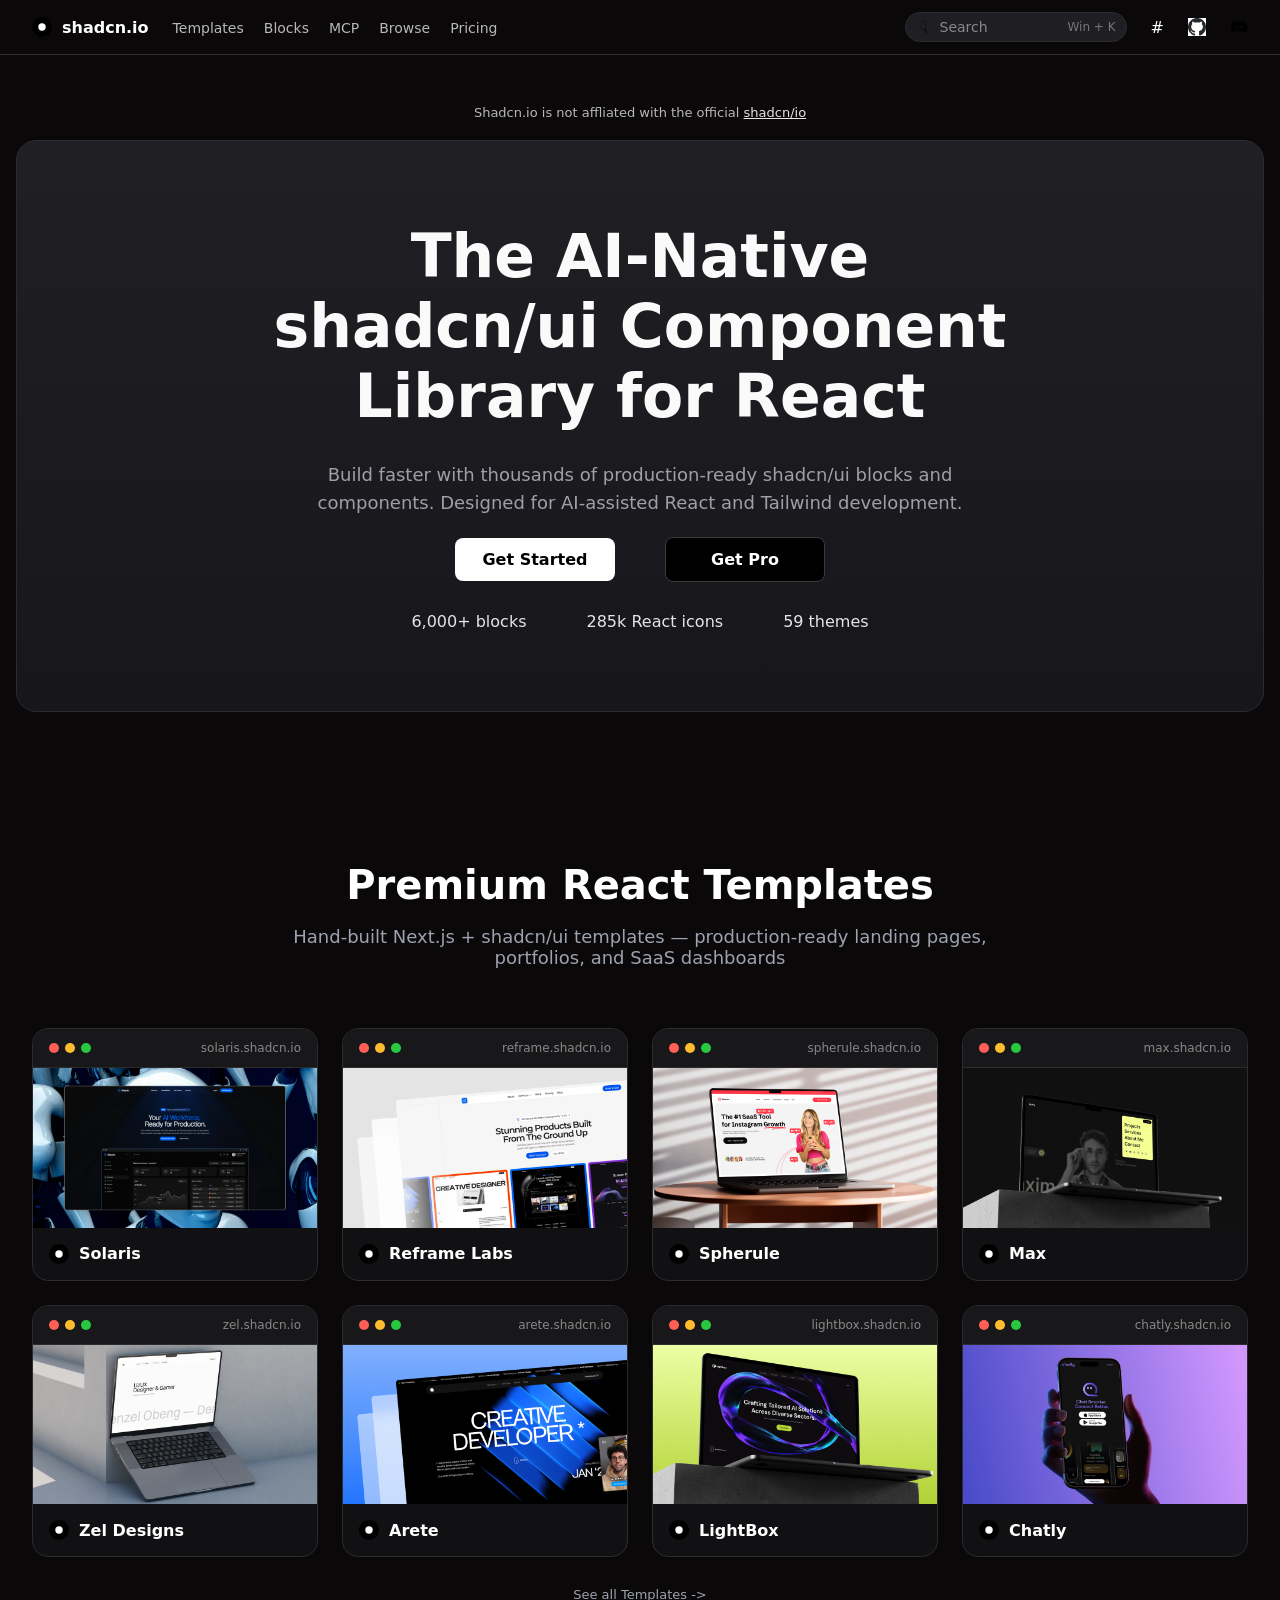
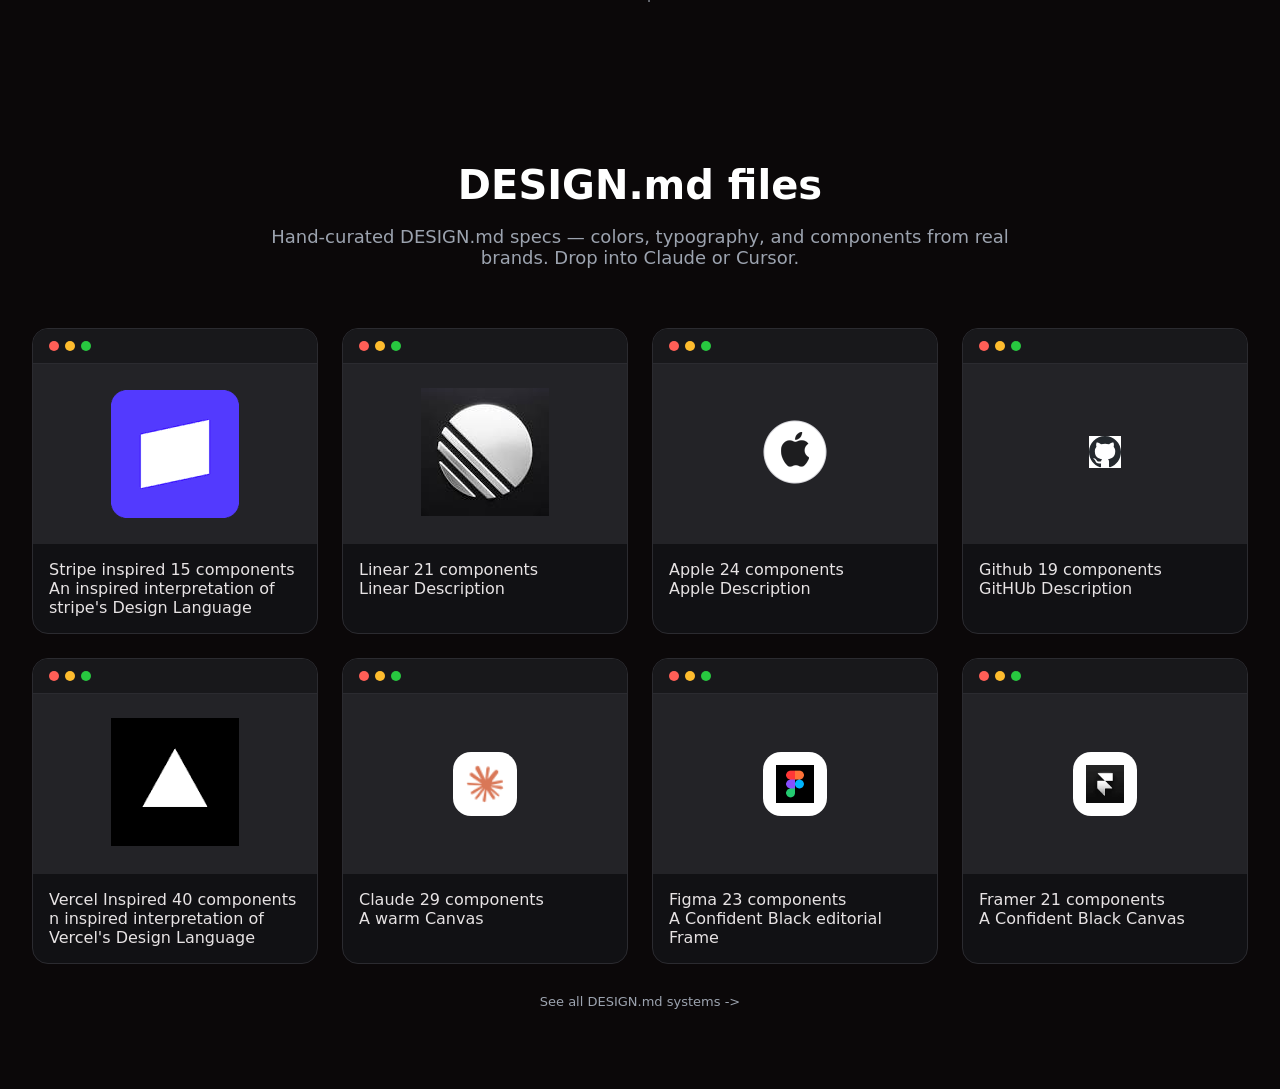
<file: Shadcn/index.html>
<!DOCTYPE html>
<html lang="en">
<head>
    <meta charset="UTF-8">
    <meta name="viewport" content="width=device-width, initial-scale=1.0">
    <title>The AI-Native shadcn</title>

    <link rel="stylesheet" href="styles.css">
    <link rel="icon" href="assets/shadcn-logo.svg" type="image/svg+xml">
</head>
<body>

    <header class="nav-bar">
        <nav class="nav-container">

            <div class="nav-left">

                <a href="https://www.shadcn.com" target="_blank" class="brand">
                    <img src="assets/shadcn-logo.svg" alt="shadcn logo">
                    <span>shadcn.io</span>
                </a>

                <ul class="nav-menu">
                    <li><a href="#" target="_blank">Templates</a></li>
                    <li><a href="#" target="_blank">Blocks</a></li>
                    <li><a href="#" target="_blank">MCP</a></li>
                    <li><a href="#" target="_blank">Browse</a></li>
                    <li><a href="#" target="_blank">Pricing</a></li>
                </ul>

            </div>

            <div class="nav-right">

                <div class="search-box">

                    <label for="search" class="visually-hidden">
                        Search
                    </label>

                    <img
                        src="assets/search.png"
                        alt=""
                        class="search-icon"
                    >

                    <input
                        id="search"
                        type="text"
                        placeholder="Search"
                    >

                    <kbd class="shortcut">Win + K</kbd>

                </div>

                <button
                    type="button"
                    class="theme-toggle"
                    aria-label="Toggle theme">
                    #
                </button>

                <a href="#" target="_blank" aria-label="GitHub">
                    <img src="assets/github2.png" alt="GitHub">
                </a>

                <a href="#" target="_blank" aria-label="Discord">
                    <img src="assets/discord.png" alt="Discord">
                </a>

            </div>

        </nav>
    </header>

    <div class="disclaimer">
        <p>Shadcn.io is not affliated with the official <a class="nav-bar-footer-link" target="_blank" href="https://www.shadcn.com">shadcn/io</a></p>
    </div>

    <section class="hero-section">
        <div class="hero-box">
            <div class="hero-content">
                <h1 class="hero-title">
                    The AI-Native <br>
                    shadcn/ui Component <br>
                    Library for React
                </h1>
                <p class="hero-description">
                    Build faster with thousands of production-ready shadcn/ui
                    blocks and <br>
                    components. Designed for AI-assisted React and
                    Tailwind development.
                </p>
            </div>
            <nav class="hero-actions">
                <button class="btn btn-primary">
                    Get Started
                </button>
                <button class="btn btn-secondary">
                    Get Pro
                </button>
            </nav>
            <div class="hero-stats">
                <div class="stat">
                    <span class="stat-number">6,000+</span>
                    <span class="stat-text">blocks</span>
                </div>
                <div class="stat">
                    <span class="stat-number">285k</span>
                    <span class="stat-text">React icons</span>
                </div>
                <div class="stat">
                    <span class="stat-number">59</span>
                    <span class="stat-text">themes</span>
                </div>
            </div>
        </div>
    </section>


    <section class="template">
        <div class="template-text">
            <div class="template-header">
                <p>Premium React Templates</p>
            </div>
            <div class="template-description">
                <p>Hand-built Next.js + shadcn/ui templates — production-ready landing pages, portfolios, and SaaS dashboards</p>
            </div>
            <div class="template-grid">
                <!--------------Solaris------------------->
                <div class="template-card">
                    <div class="browser-bar">
                        <div class="browser-controls">
                            <span class="red"></span>
                            <span class="yellow"></span>
                            <span class="green"></span>
                        </div>
                        <span class="browser-url">
                            solaris.shadcn.io
                        </span>
                    </div>
                    <div class="template-preview">
                        <img src="assets/solaris-grid.webp" type="image/webp" alt="Solaris Preview">
                    </div>
                    <div class="template-footer">
                        <img src="assets/shadcn-logo.svg" type="image/svg+xml" alt="Shadcn logo" class="template-logo">
                        <span class="template-name">Solaris</span>
                    </div>
                </div>
                <!----------------------------------------->
                <div class="template-card">
                    <div class="browser-bar">
                        <div class="browser-controls">
                            <span class="red"></span>
                            <span class="yellow"></span>
                            <span class="green"></span>
                        </div>
                        <span class="browser-url">
                            reframe.shadcn.io
                        </span>
                    </div>
                    <div class="template-preview">
                        <img src="assets/reframe-grid.webp" type="image/webp" alt="Reframe Preview">
                    </div>
                    <div class="template-footer">
                        <img src="assets/shadcn-logo.svg" type="image/svg+xml" alt="Shadcn logo" class="template-logo">
                        <span class="template-name">Reframe Labs</span>
                    </div>
                </div>
                <!---------------------Spherule-------------------------->
                <div class="template-card">
                    <div class="browser-bar">
                        <div class="browser-controls">
                            <span class="red"></span>
                            <span class="yellow"></span>
                            <span class="green"></span>
                        </div>
                        <span class="browser-url">
                            spherule.shadcn.io
                        </span>
                    </div>
                    <div class="template-preview">
                        <img src="assets/spherule-grid.png" type="image/png" alt="Spherule Preview">
                    </div>
                    <div class="template-footer">
                        <img src="assets/shadcn-logo.svg" type="image/svg+xml" alt="Shadcn logo" class="template-logo">
                        <span class="template-name">Spherule</span>
                    </div>
                </div>
                <!----------------------------Max----------------------------->
                <div class="template-card">
                    <div class="browser-bar">
                        <div class="browser-controls">
                            <span class="red"></span>
                            <span class="yellow"></span>
                            <span class="green"></span>
                        </div>
                        <span class="browser-url">
                            max.shadcn.io
                        </span>
                    </div>
                    <div class="template-preview">
                        <img src="assets/max-grid.png" type="image/png" alt="Max Preview">
                    </div>
                    <div class="template-footer">
                        <img src="assets/shadcn-logo.svg" type="image/svg+xml" alt="Shadcn logo" class="template-logo">
                        <span class="template-name">Max</span>
                    </div>
                </div>
                <!------------------------------Zel Designs------------------------------>
                <div class="template-card">
                    <div class="browser-bar">
                        <div class="browser-controls">
                            <span class="red"></span>
                            <span class="yellow"></span>
                            <span class="green"></span>
                        </div>
                        <span class="browser-url">
                            zel.shadcn.io
                        </span>
                    </div>
                    <div class="template-preview">
                        <img src="assets/zel-grid.png" type="image/png" alt="Zel Preview">
                    </div>
                    <div class="template-footer">
                        <img src="assets/shadcn-logo.svg" type="image/svg+xml" alt="Shadcn logo" class="template-logo">
                        <span class="template-name">Zel Designs</span>
                    </div>
                </div>
                <!--------------------------------Arete----------------------------------------->
                <div class="template-card">
                    <div class="browser-bar">
                        <div class="browser-controls">
                            <span class="red"></span>
                            <span class="yellow"></span>
                            <span class="green"></span>
                        </div>
                        <span class="browser-url">
                            arete.shadcn.io
                        </span>
                    </div>
                    <div class="template-preview">
                        <img src="assets/arete-grid.png" type="image/png" alt="Arete Preview">
                    </div>
                    <div class="template-footer">
                        <img src="assets/shadcn-logo.svg" type="image/svg+xml" alt="Shadcn logo" class="template-logo">
                        <span class="template-name">Arete</span>
                    </div>
                </div>
                <!---------------------------------LightBox------------------------------------------->
                <div class="template-card">
                    <div class="browser-bar">
                        <div class="browser-controls">
                            <span class="red"></span>
                            <span class="yellow"></span>
                            <span class="green"></span>
                        </div>
                        <span class="browser-url">
                            lightbox.shadcn.io
                        </span>
                    </div>
                    <div class="template-preview">
                        <img src="assets/lightbox-grid.png" type="image/png" alt="Lightbox Preview">
                    </div>
                    <div class="template-footer">
                        <img src="assets/shadcn-logo.svg" type="image/svg+xml" alt="Shadcn logo" class="template-logo">
                        <span class="template-name">LightBox</span>
                    </div>
                </div>
                <!----------------------------------------Chatly------------------------------------------->
                <div class="template-card">
                    <div class="browser-bar">
                        <div class="browser-controls">
                            <span class="red"></span>
                            <span class="yellow"></span>
                            <span class="green"></span>
                        </div>
                        <span class="browser-url">
                            chatly.shadcn.io
                        </span>
                    </div>
                    <div class="template-preview">
                        <img src="assets/chatly-grid.png" type="image/png" alt="Solaris Preview">
                    </div>
                    <div class="template-footer">
                        <img src="assets/shadcn-logo.svg" type="image/svg+xml" alt="Shadcn logo" class="template-logo">
                        <span class="template-name">Chatly</span>
                    </div>
                </div>
            </div>
            <div class="footer-link">
                <a target="_blank" href="#">See all Templates -></a>
            </div>
        </div>
    </section>

    <!---------------------------------------------------------Second Template Grid---------------------------------------------------------------------------------->

    <section class="template">
        <div class="template-text">
            <div class="template-header">
                <p>DESIGN.md files</p>
            </div>
            <div class="template-description">
                <p>Hand-curated DESIGN.md specs — colors, typography, and components from real brands. Drop into Claude or Cursor.</p>
            </div>
            <div class="template-grid">
                <!--------------Stripe------------------->
                <div class="template-card">
                    <div class="browser-bar">
                        <div class="browser-controls">
                            <span class="red"></span>
                            <span class="yellow"></span>
                            <span class="green"></span>
                        </div>
                    </div>
                    <div class="template-preview-logo">
                        <img src="assets/stripe.png" type="image/png" alt="Stripe logo">
                    </div>
                    <div class="template-footer">
                        <div class="template-footer-text">
                            <div class="template-footer-text-title">
                                <span>Stripe inspired</span>
                                <span>15 components</span>
                            </div>
                            <div class="template-footer-text-description">
                                <p>An inspired interpretation of stripe's Design Language</p>
                            </div>
                        </div>
                    </div>
                </div>
                <!----------------------Linear------------------->
                <div class="template-card">
                    <div class="browser-bar">
                        <div class="browser-controls">
                            <span class="red"></span>
                            <span class="yellow"></span>
                            <span class="green"></span>
                        </div>
                    </div>
                    <div class="template-preview-logo">
                        <div class="logo container">
                            <img src="assets/linear.png" type="image/png" alt="Linear logo">
                        </div>  
                    </div>
                    <div class="template-footer">
                        <div class="template-footer-text">
                            <div class="template-footer-text-title">
                                <span>Linear</span>
                                <span>21 components</span>
                            </div>
                            <div class="template-footer-text-description">
                                <p>Linear Description</p>
                            </div>
                        </div>
                    </div>
                </div>
                <!---------------------Apple------------------------->
                <div class="template-card">
                    <div class="browser-bar">
                        <div class="browser-controls">
                            <span class="red"></span>
                            <span class="yellow"></span>
                            <span class="green"></span>
                        </div>
                    </div>
                    <div class="template-preview-logo">
                        <div class="logo container">
                            <img src="assets/apple.png" type="image/png" alt="apple logo">
                        </div>  
                    </div>
                    <div class="template-footer">
                        <div class="template-footer-text">
                            <div class="template-footer-text-title">
                                <span>Apple</span>
                                <span>24 components</span>
                            </div>
                            <div class="template-footer-text-description">
                                <p>Apple Description</p>
                            </div>
                        </div>
                    </div>
                </div>
                <!----------------------------github----------------------------->
                <div class="template-card">
                    <div class="browser-bar">
                        <div class="browser-controls">
                            <span class="red"></span>
                            <span class="yellow"></span>
                            <span class="green"></span>
                        </div>
                    </div>
                    <div class="template-preview-logo">
                        <div class="logo container">
                            <img src="assets/github2.png" type="image/png" alt="github logo">
                        </div>    
                    </div>
                    <div class="template-footer">
                        <div class="template-footer-text">
                            <div class="template-footer-text-title">
                                <span>Github</span>
                                <span>19 components</span>
                            </div>
                            <div class="template-footer-text-description">
                                <p>GitHUb Description</p>
                            </div>
                        </div>
                    </div>
                </div>
                <!------------------------------Vercel Designs------------------------------>
                <div class="template-card">
                    <div class="browser-bar">
                        <div class="browser-controls">
                            <span class="red"></span>
                            <span class="yellow"></span>
                            <span class="green"></span>
                        </div>
                    </div>
                    <div class="template-preview-logo">
                        <div class="logo container">
                            <img src="assets/vercel.png" type="image/png" alt="vercel logo">
                        </div>    
                    </div>
                    <div class="template-footer">
                        <div class="template-footer-text">
                            <div class="template-footer-text-title">
                                <span>Vercel Inspired</span>
                                <span>40 components</span>
                            </div>
                            <div class="template-footer-text-description">
                                <p>n inspired interpretation of Vercel's Design Language</p>
                            </div>
                        </div>
                    </div>
                </div>
                <!--------------------------------Claude----------------------------------------->
                <div class="template-card">
                    <div class="browser-bar">
                        <div class="browser-controls">
                            <span class="red"></span>
                            <span class="yellow"></span>
                            <span class="green"></span>
                        </div>
                    </div>
                    <div class="template-preview-logo">
                        <div class="logo-container">
                            <img src="assets/claude.png" type="image/png" alt="claude logo">
                        </div>    
                    </div>
                    <div class="template-footer">
                        <div class="template-footer-text">
                            <div class="template-footer-text-title">
                                <span>Claude</span>
                                <span>29 components</span>
                            </div>
                            <div class="template-footer-text-description">
                                <p>A warm Canvas</p>
                            </div>
                        </div>
                    </div>
                </div>
                <!---------------------------------Figma------------------------------------------->
                <div class="template-card">
                    <div class="browser-bar">
                        <div class="browser-controls">
                            <span class="red"></span>
                            <span class="yellow"></span>
                            <span class="green"></span>
                        </div>
                    </div>
                    <div class="template-preview-logo">
                        <div class="logo-container">
                            <img src="assets/figma.png" type="image/png" alt="Figma logo">
                        </div>    
                    </div>
                    <div class="template-footer">
                        <div class="template-footer-text">
                            <div class="template-footer-text-title">
                                <span>Figma</span>
                                <span>23 components</span>
                            </div>
                            <div class="template-footer-text-description">
                                <p>A Confident Black editorial Frame</p>
                            </div>
                        </div>
                    </div>
                </div>
                <!----------------------------------------Framer------------------------------------------->
                <div class="template-card">
                    <div class="browser-bar">
                        <div class="browser-controls">
                            <span class="red"></span>
                            <span class="yellow"></span>
                            <span class="green"></span>
                        </div>
                    </div>
                    <div class="template-preview-logo">
                        <div class="logo-container">
                            <img src="assets/framer.png" type="image/png" alt="Framer logo">
                        </div>    
                    </div>
                    <div class="template-footer">
                        <div class="template-footer-text">
                            <div class="template-footer-text-title">
                                <span>Framer</span>
                                <span>21 components</span>
                            </div>
                            <div class="template-footer-text-description">
                                <p>A Confident Black Canvas</p>
                            </div>
                        </div>
                    </div>
                </div>


            </div>
            <div class="footer-link">
                <a target="_blank" href="#">See all DESIGN.md systems -></a>
            </div>
            
        </div>
    </section>




</body>
</html>
</file>
<file: Shadcn/styles.css>
* {
    margin: 0;
    padding: 0;
    box-sizing: border-box;
    font-family: ui-sans-serif, system-ui, sans-serif, "Apple Color Emoji",
        "Segoe UI Emoji", "Segoe UI Symbol", "Noto Color Emoji";
}

body {
    background: #0b0809;
    color: #e7e3e4;
}

.nav-bar {
    background: #0b0809;
    border-bottom: 1px solid #2b2b30;
    padding: 12px 32px;
}

.nav-container {
    max-width: 1400px;
    margin: 0 auto;
    display: flex;
    justify-content: space-between;
    align-items: center;
}

.nav-left,
.nav-right {
    display: flex;
    align-items: center;
    gap: 24px;
}

.brand {
    display: flex;
    align-items: center;
    gap: 10px;
    text-decoration: none;
    color: #fff;
    font-size: 16px;
    font-weight: 600;
}

.brand img {
    width: 20px;
    height: 20px;
}

.nav-menu {
    display: flex;
    list-style: none;
    gap: 20px;
}

.nav-menu a {
    text-decoration: none;
    color: #b8b8b8;
    font-size: 14px;
    transition: color 0.2s ease;
}

.nav-menu a:hover {
    color: #fff;
}

.search-box {
    display: flex;
    align-items: center;
    gap: 8px;
    background: #1f1f23;
    border: 1px solid #2b2b30;
    border-radius: 80px;
    padding: 6px 10px;
}

.search-icon {
    width: 16px;
    height: 16px;
    flex-shrink: 0;
}

.search-box input {
    background: transparent;
    border: none;
    outline: none;
    color: #fff;
    width: 120px;
    font-size: 14px;
}

.search-box input::placeholder {
    color: #888;
}

.shortcut {
    color: #777;
    font-size: 12px;
}

.theme-toggle {
    background: transparent;
    border: none;
    color: white;
    cursor: pointer;
    font-size: 16px;
}

.nav-right a {
    display: flex;
    align-items: center;
    justify-content: center;
}

.nav-right a img {
    width: 18px;
    height: 18px;
}

.visually-hidden {
    position: absolute;
    width: 1px;
    height: 1px;
    overflow: hidden;
    clip: rect(0, 0, 0, 0);
}

.disclaimer{
    margin-top: 50px;
    display: flex;
    justify-content: center;
    align-items: center;
    color: #b8b8b8;
    font-size: 13px;
}

.nav-bar-footer-link{
    color:#e7e3e4;
}

.nav-bar-footer-link:hover{
    color:#b8b8b8;
    transition: color 0.2s ease;
    text-decoration: none;
}

.hero-section {
    display: flex;
    justify-content: center;
    margin-top: 20px;
    padding: 0 16px;
}

.hero-box {
    width: 100%;
    max-width: 1440px;

    background: linear-gradient(
        180deg,
        #202024 0%,
        #17171b 100%
    );

    border: 1px solid #2b2b30;
    border-radius: 20px;

    padding: 80px 32px;

    display: flex;
    flex-direction: column;
    align-items: center;
    text-align: center;

    margin-bottom: 70px;

    overflow: hidden;
}

.hero-title{
    font-size: 3.75rem;
    color: oklch(98.5% 0 0);
    text-wrap: balance;
    font-weight: 700;
}

.hero-description{
    margin-top: 30px;
    margin-bottom: 20px;
    font-size: 1.125rem;
    line-height: 1.555;
    color: oklch(70.5% .015 286.067);
    text-wrap: balance;
}

.hero-actions{
    display:flex;
    justify-content: space-between;
    align-items: center;
    gap: 50px;
    margin-bottom: 30px;
}

.hero-stats{
    display: flex;
    justify-content: space-between;
    align-items: center;
    gap:60px;
}

.btn {
    padding: 12px 24px;
    border-radius: 8px;
    min-width: 160px;
    font-size: 16px;
    font-weight: 600;
    cursor: pointer;
    transition: background-color 0.2s ease, color 0.2s ease;
}

.btn-primary {
    background: white;
    color: black;
    border: none;
}

.btn-primary:hover {
    background: oklch(70.5% .015 286.067);
    color: black;
}

.btn-secondary {
    background: black;
    color: white;
    border: 1px solid #3a3a3a;
}

.btn-secondary:hover {
    background: #1f1f23;
    color: white;
}


.template {
    padding: 80px 32px;
}

.template-text {
    max-width: 1400px;
    margin: 0 auto;
}

.template-header {
    font-size: 2.5rem;
    font-weight: 700;
    color: #ffffff;
    text-align: center;
}

.template-description {
    margin-top: 18px;
    font-size: 1.125rem;
    color: #9ca3af;
    text-align: center;
    max-width: 750px;
    margin-left: auto;
    margin-right: auto;
}

.template-grid {
    margin-top: 60px;

    display: grid;
    grid-template-columns: repeat(4, 1fr);
    gap: 24px;
}

.template-card {
    background: #111114;
    border: 1px solid #2b2b30;
    border-radius: 16px;
    overflow: hidden;
    transition: transform 0.2s ease;
}

.template-card:hover {
    transform: translateY(-4px);
}

.browser-bar {
    display: flex;
    justify-content: space-between;
    align-items: center;

    padding: 12px 16px;

    background: #18181b;
    border-bottom: 1px solid #2b2b30;
}

.browser-controls {
    display: flex;
    gap: 6px;
}

.red,
.yellow,
.green {
    width: 10px;
    height: 10px;
    border-radius: 50%;
}

.red {
    background: #ff5f57;
}

.yellow {
    background: #febc2e;
}

.green {
    background: #28c840;
}

.browser-url {
    font-size: 12px;
    color: #888;
}

.template-preview img {
    display: block;
    width: 100%;
    height: auto;
}

.template-footer {
    display: flex;
    align-items: center;
    gap: 10px;

    padding: 16px;
}

.template-logo {
    width: 20px;
    height: 20px;
}

.template-name {
    color: white;
    font-weight: 600;
}

.footer-link{
    margin-top: 30px;
    display: flex;
    justify-content: center;
    align-items: center;
    font-size: 13px;
}
.footer-link a{
    color: #9ca3af;
    text-decoration: none;
    transition: color 0.2s ease;
}
.footer-link a:hover {
    color: #ffffff;
}


.template-preview-logo{
    display:flex;
    justify-content:center;
    align-items:center;

    height:180px;

    background:#232327;
}

.logo-container{
    width:64px;
    height:64px;

    background:#ffffff;

    border-radius:18px;

    display:flex;
    justify-content:center;
    align-items:center;
}

.logo-container img{
    width:38px;
    height:38px;
    object-fit:contain;
}
</file>
